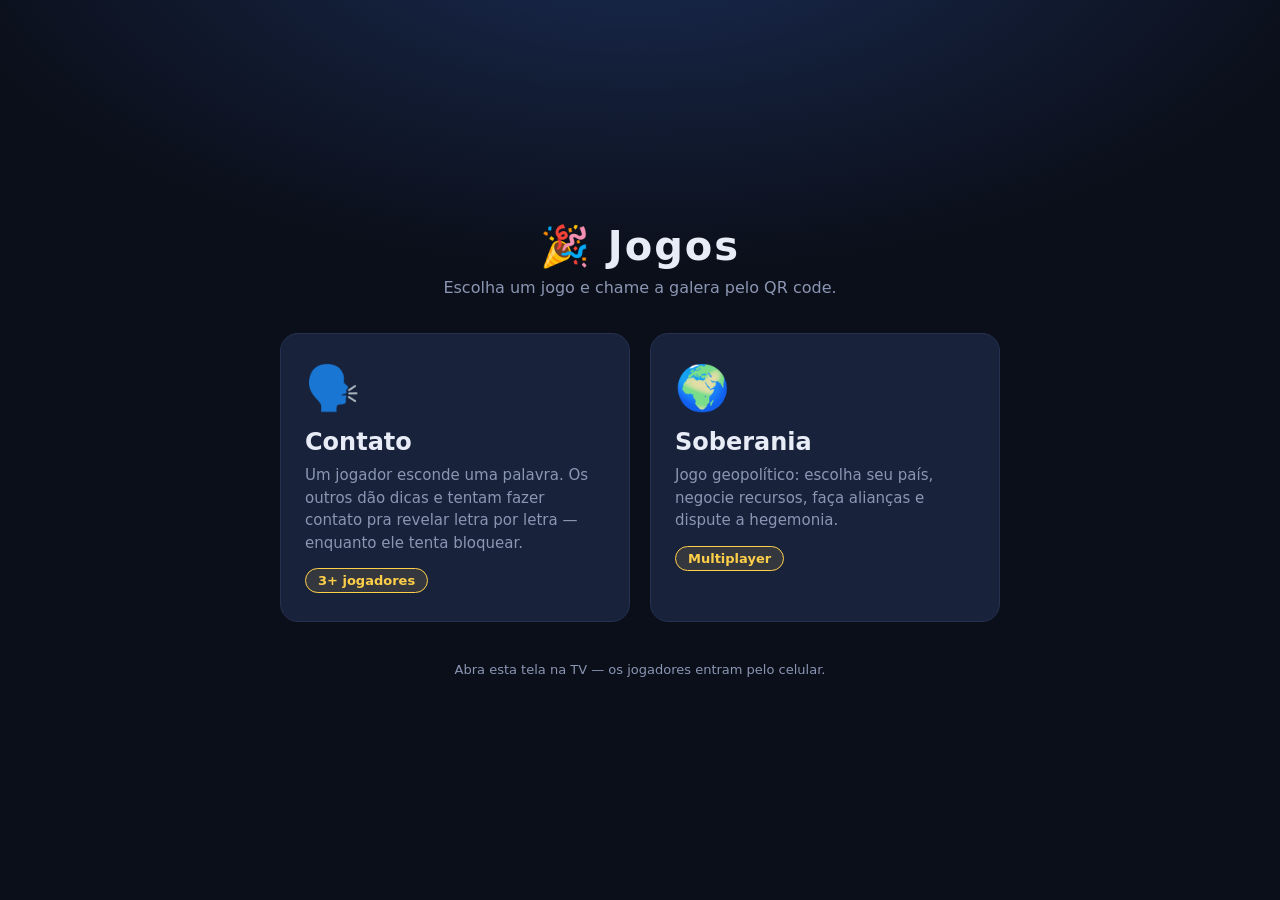
<file: wwwroot/index.html>
<!DOCTYPE html>
<html lang="pt-BR">
<head>
<meta charset="utf-8" />
<meta name="viewport" content="width=device-width, initial-scale=1" />
<title>Jogos — escolha um</title>
<style>
  :root {
    --bg: #0b0f1a; --card: #18223b; --line: #26314f;
    --txt: #e8ecf6; --muted: #8b96b3; --primary: #5b8cff; --gold: #ffcf4a;
  }
  * { box-sizing: border-box; margin: 0; padding: 0; }
  body {
    font-family: system-ui, -apple-system, "Segoe UI", Roboto, sans-serif;
    background: radial-gradient(1200px 600px at 50% -10%, #1a2b52 0%, transparent 60%), var(--bg);
    color: var(--txt); min-height: 100vh;
    display: flex; flex-direction: column; align-items: center; justify-content: center;
    padding: 24px;
  }
  h1 { font-size: 40px; letter-spacing: 2px; margin-bottom: 8px; text-align: center; }
  .sub { color: var(--muted); margin-bottom: 36px; text-align: center; }
  .games { display: grid; grid-template-columns: repeat(auto-fit, minmax(260px, 1fr)); gap: 20px;
           width: 100%; max-width: 720px; }
  .game {
    display: block; text-decoration: none; color: inherit;
    background: var(--card); border: 1px solid var(--line); border-radius: 18px;
    padding: 28px 24px; transition: transform .12s, border-color .12s, box-shadow .12s;
  }
  .game:hover { transform: translateY(-4px); border-color: var(--primary);
                box-shadow: 0 12px 40px rgba(91,140,255,.25); }
  .emoji { font-size: 44px; display: block; margin-bottom: 14px; }
  .game h2 { font-size: 24px; margin-bottom: 8px; }
  .game p { color: var(--muted); font-size: 15px; line-height: 1.5; }
  .tag { display: inline-block; margin-top: 14px; font-size: 13px; font-weight: 700;
         color: var(--gold); background: rgba(255,207,74,.12);
         border: 1px solid var(--gold); border-radius: 999px; padding: 4px 12px; }
  footer { margin-top: 40px; color: var(--muted); font-size: 13px; text-align: center; }
</style>
</head>
<body>
  <h1>🎉 Jogos</h1>
  <p class="sub">Escolha um jogo e chame a galera pelo QR code.</p>

  <div class="games">
    <a class="game" href="/contato/">
      <span class="emoji">🗣️</span>
      <h2>Contato</h2>
      <p>Um jogador esconde uma palavra. Os outros dão dicas e tentam
         fazer contato pra revelar letra por letra — enquanto ele tenta bloquear.</p>
      <span class="tag">3+ jogadores</span>
    </a>

    <a class="game" href="/soberania/">
      <span class="emoji">🌍</span>
      <h2>Soberania</h2>
      <p>Jogo geopolítico: escolha seu país, negocie recursos, faça alianças
         e dispute a hegemonia.</p>
      <span class="tag">Multiplayer</span>
    </a>
  </div>

  <footer>Abra esta tela na TV — os jogadores entram pelo celular.</footer>
</body>
</html>
</file>
